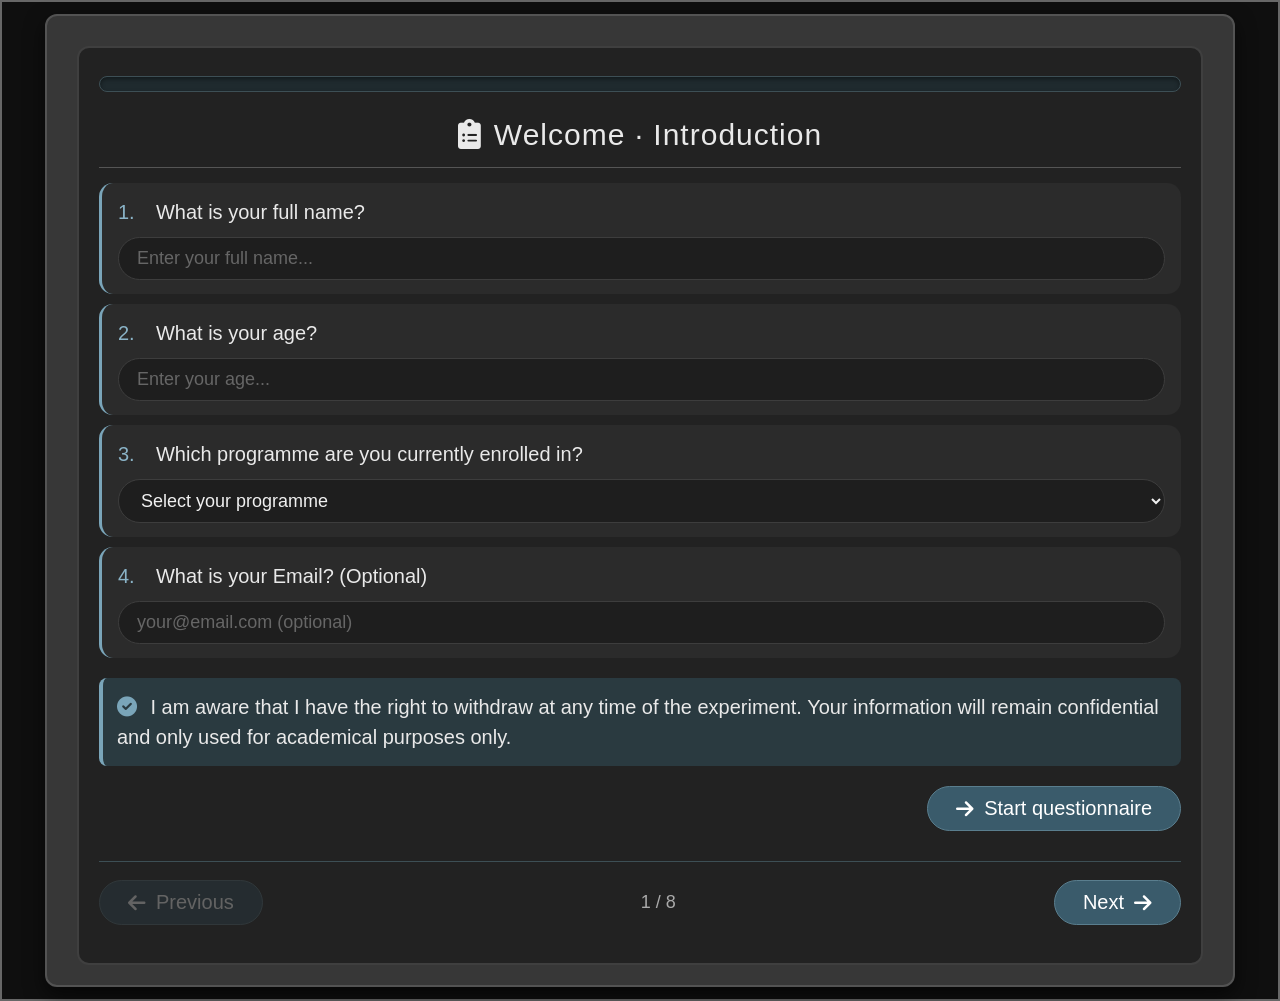
<file: Website.html>
<!DOCTYPE html>
<html lang="en">
<head>
  <meta charset="UTF-8">
  <meta name="viewport" content="width=device-width, initial-scale=1.0">
  <title>Wellbeing · 8‑page questionnaire</title>
  <!-- Font Awesome 6 (free) -->
  <link rel="stylesheet" href="https://cdnjs.cloudflare.com/ajax/libs/font-awesome/6.0.0-beta3/css/all.min.css">
  <style>
    * { box-sizing: border-box; margin: 0; padding: 0; }
    body {
      background-color: #0f0f0f;
      border: 2px solid #676767;
      display: flex;
      justify-content: center;
      padding: 12px;
      min-height: 100vh;
      font-family: 'Roboto', 'Arial', sans-serif;
    }
    #main {
      padding-top: 30px;
      border: 2px solid #535353;
      background-color: #373737;
      width: 95%;
      max-width: 1300px;
      min-height: 840px;
      display: flex;
      flex-direction: column;
      align-items: center;
      border-radius: 12px;
      box-shadow: 0 8px 20px rgba(0,0,0,0.6);
    }
    #sub-main {
      border: 2px solid #3f3f3f;
      padding: 20px 20px 30px;
      background-color: #222;
      color: #e9e9e9;
      width: 95%;
      height: auto;
      font-size: 20px;
      line-height: 1.5;
      border-radius: 12px;
      margin-bottom: 20px;
      position: relative;
    }
    #progress-container {
      width: 100%;
      background: #1f2a2e;
      border-radius: 40px;
      height: 16px;
      margin: 8px 0 20px 0;
      border: 1px solid #3d4f55;
      overflow: hidden;
      box-shadow: inset 0 2px 4px rgba(0,0,0,0.4);
    }
    #progress-bar {
      width: 0%;
      height: 100%;
      background: linear-gradient(90deg, #4e8a9e, #7ab8d0);
      border-radius: 40px;
      transition: width 0.35s ease;
      box-shadow: 0 0 12px #3a7a8a;
    }
    .page { display: none; animation: fadePage 0.25s ease; }
    .page.active { display: block; }
    @keyframes fadePage {
      0% { opacity: 0.6; transform: translateY(6px); }
      100% { opacity: 1; transform: translateY(0); }
    }
    .nav-bar {
      display: flex;
      flex-wrap: wrap;
      justify-content: space-between;
      align-items: center;
      gap: 12px 20px;
      margin-top: 30px;
      padding-top: 18px;
      border-top: 1px solid #3d4f55;
    }
    .nav-btn {
      background: #2d414a;
      border: 1px solid #4a5f68;
      color: #ddd;
      padding: 10px 28px;
      border-radius: 40px;
      font-size: 20px;
      cursor: pointer;
      transition: 0.2s;
      display: inline-flex;
      align-items: center;
      gap: 10px;
      font-family: inherit;
    }
    .nav-btn:hover:not(:disabled) {
      background: #3e5b68;
      color: white;
      border-color: #7aa5b9;
      transform: scale(1.02);
    }
    .nav-btn:disabled { opacity: 0.35; cursor: not-allowed; transform: none; }
    .nav-btn.primary { background: #3a5b6b; border-color: #5a7e8e; color: white; }
    .nav-btn.primary:hover:not(:disabled) { background: #4e7488; }
    .question-block {
      background: rgba(255,255,255,0.02);
      padding: 14px 16px;
      margin: 10px 0;
      border-radius: 14px;
      border-left: 3px solid #3a5b6b;
      transition: background 0.15s;
    }
    .question-block:hover { background: rgba(255,255,255,0.06); }
    .question-text {
      margin-bottom: 10px;
      font-weight: 300;
      display: flex;
      align-items: baseline;
      gap: 6px;
    }
    .question-text .qnum { color: #8ab3c7; font-weight: 400; min-width: 32px; }
    .rating-group {
      display: flex;
      flex-wrap: wrap;
      align-items: center;
      gap: 8px 6px;
      margin-top: 4px;
    }
    .rating-btn {
      background: #252525;
      border: 1px solid #3d3d3d;
      color: #c0c0c0;
      width: 42px;
      height: 42px;
      border-radius: 30px;
      font-size: 18px;
      font-weight: 400;
      cursor: pointer;
      transition: all 0.15s ease;
      display: inline-flex;
      align-items: center;
      justify-content: center;
      box-shadow: 0 2px 4px rgba(0,0,0,0.3);
      font-family: inherit;
    }
    .rating-btn:hover { background: #3a4f5a; border-color: #6c8c9c; color: white; transform: scale(1.05); }
    .rating-btn.selected {
      background: #3a7a8a;
      border-color: #8ab3c7;
      color: white;
      box-shadow: 0 0 0 2px #5a8a9e;
      font-weight: 500;
    }
    .rating-label {
      font-size: 14px;
      color: #aaa;
      margin: 0 4px;
      background: #1a1a1a;
      padding: 2px 10px;
      border-radius: 30px;
      border: 1px solid #3a3a3a;
      white-space: nowrap;
    }
    .rating-label-min { color: #8ab3c7; }
    .rating-label-max { color: #c7a88a; }
    .intro-input-group {
      display: flex;
      flex-direction: column;
      gap: 6px;
      margin-top: 6px;
    }
    .intro-input-group input,
    .intro-input-group select {
      background: #1e1e1e;
      border: 1px solid #3d3d3d;
      border-radius: 30px;
      padding: 10px 18px;
      font-size: 18px;
      color: #f0f0f0;
      width: 100%;
      transition: 0.2s;
      font-family: inherit;
      appearance: auto;
    }
    .intro-input-group input:focus,
    .intro-input-group select:focus {
      outline: none;
      border-color: #7aa5b9;
      box-shadow: 0 0 0 2px rgba(122, 165, 185, 0.3);
      background: #141414;
    }
    .intro-input-group input::placeholder { color: #666; }
    .intro-input-group select option { background: #1e1e1e; color: #f0f0f0; }
    #sign-up .question-block { border-left-color: #7aa5b9; background: rgba(255,255,255,0.04); }
    #summary-output {
      background: #141c1f;
      padding: 16px 22px;
      border-radius: 40px;
      font-size: 18px;
      color: #d4e4ec;
      border-left: 4px solid #7aa5b9;
      margin: 16px 0;
      display: flex;
      align-items: center;
      gap: 14px;
      flex-wrap: wrap;
    }
    #summary-output i { color: #7aa5b9; font-size: 24px; }
    .btn-secondary {
      background: #2d3d44;
      border: 1px solid #4a5f68;
      color: #ccc;
      font-size: 18px;
      padding: 8px 22px;
      border-radius: 40px;
      cursor: pointer;
      transition: 0.2s;
    }
    .btn-secondary:hover { background: #3e5660; color: white; }
    .flex-wrap { display: flex; flex-wrap: wrap; align-items: center; gap: 10px; }
    h4 {
      margin: 30px 0 15px 0;
      font-weight: 300;
      color: #bbb;
      font-size: 26px;
      border-left: 4px solid #6c8c9c;
      padding-left: 12px;
      display: flex;
      align-items: center;
      gap: 10px;
    }
    h2 {
      text-align: center;
      margin: 10px 0 15px 0;
      font-weight: 400;
      letter-spacing: 1px;
      border-bottom: 1px solid #555;
      padding-bottom: 10px;
    }
    .error-msg {
      color: #f08a8a;
      background: #3a1e1e;
      padding: 8px 16px;
      border-radius: 30px;
      font-size: 16px;
      border: 1px solid #a54a4a;
      display: inline-flex;
      align-items: center;
      gap: 10px;
      margin-top: 8px;
    }
    #server-feedback {
      background: #1f2a2e;
      padding: 12px 20px;
      border-radius: 40px;
      margin-top: 20px;
      text-align: center;
      border-left: 4px solid #7aa5b9;
      font-size: 18px;
    }
    #server-feedback i { margin-right: 10px; }
    .success { color: #8bc34a; }
    .error { color: #ef8a8a; }
    @media (max-width: 700px) {
      #sub-main { font-size: 17px; padding: 12px; }
      .rating-btn { width: 36px; height: 36px; font-size: 15px; }
      .nav-bar { flex-direction: column; align-items: stretch; }
      .nav-btn { justify-content: center; }
    }
  </style>
</head>
<body>
<div id="main">
  <div id="sub-main">

    <!-- progress bar -->
    <div id="progress-container"><div id="progress-bar" style="width:0%;"></div></div>

    <!-- ========== PAGE 0 · INTRO ========== -->
    <div id="page-intro" class="page active">
      <h2><i class="fas fa-clipboard-list" style="margin-right:12px;"></i>Welcome · Introduction</h2>
      <div id="sign-up">
        <div class="question-block">
          <div class="question-text"><span class="qnum">1.</span> What is your full name?</div>
          <div class="intro-input-group"><input type="text" id="intro-name" placeholder="Enter your full name..."></div>
        </div>
        <div class="question-block">
          <div class="question-text"><span class="qnum">2.</span> What is your age?</div>
          <div class="intro-input-group"><input type="number" id="intro-age" placeholder="Enter your age..." min="1" max="120"></div>
        </div>
        <div class="question-block">
          <div class="question-text"><span class="qnum">3.</span> Which programme are you currently enrolled in?</div>
          <div class="intro-input-group">
            <select id="intro-program">
              <option value="" disabled selected>Select your programme</option>
              <option value="A-Level">A-Level</option>
              <option value="IB">IB</option>
            </select>
          </div>
        </div>
        <div class="question-block">
          <div class="question-text"><span class="qnum">4.</span> What is your Email? (Optional)</div>
          <div class="intro-input-group"><input type="email" id="intro-email" placeholder="your@email.com (optional)"></div>
        </div>
        <p style="margin-top:20px; background:#2a3a40; border-left:4px solid #7aa5b9; padding:14px; border-radius:8px;">
          <i class="fas fa-check-circle" style="color:#7aa5b9; margin-right:8px;"></i>
          I am aware that I have the right to withdraw at any time of the experiment. Your information will remain confidential and only used for academical purposes only.
        </p>
      </div>
      <div style="margin-top:20px; text-align:right;">
        <button class="nav-btn primary" id="startBtn"><i class="fas fa-arrow-right"></i> Start questionnaire</button>
      </div>
    </div>

    <!-- ========== PAGE 1 · SLEEP ========== -->
    <div id="page-sleep" class="page">
      <h2><i class="fas fa-moon"></i> Sleep</h2>
      <div class="question-block">
        <div class="question-text"><span class="qnum">1.</span> How much sleep do you usually get?</div>
        <div class="rating-group" data-qid="1" data-min="very little" data-max="a lot"></div>
      </div>
      <div class="question-block">
        <div class="question-text"><span class="qnum">2.</span> How much difficulty do you have falling asleep at the beginning of the night?</div>
        <div class="rating-group" data-qid="2" data-min="no difficulty" data-max="extreme difficulty"></div>
      </div>
      <div class="question-block">
        <div class="question-text"><span class="qnum">3.</span> How would you rate your overall sleep quality over the past month?</div>
        <div class="rating-group" data-qid="3" data-min="very poor" data-max="excellent"></div>
      </div>
      <div class="question-block">
        <div class="question-text"><span class="qnum">4.</span> How often do you wake up in the middle of the night and struggle to get back to sleep?</div>
        <div class="rating-group" data-qid="4" data-min="never" data-max="always"></div>
      </div>
      <div class="question-block">
        <div class="question-text"><span class="qnum">5.</span> How sleepy or exhausted do you feel during the daytime hours?</div>
        <div class="rating-group" data-qid="5" data-min="not at all" data-max="extremely"></div>
      </div>
    </div>

    <!-- ========== PAGE 2 · WATER ========== -->
    <div id="page-water" class="page">
      <h2><i class="fas fa-tint"></i> Water Intake</h2>
      <div class="question-block">
        <div class="question-text"><span class="qnum">6.</span> In the past month, how often have you felt physically dehydrated…</div>
        <div class="rating-group" data-qid="6" data-min="never" data-max="very often"></div>
      </div>
      <div class="question-block">
        <div class="question-text"><span class="qnum">7.</span> In the past month, how often have you drunk around 2 litres of water daily?</div>
        <div class="rating-group" data-qid="7" data-min="rarely" data-max="always"></div>
      </div>
      <div class="question-block">
        <div class="question-text"><span class="qnum">8.</span> In the past month, how often has a lack of hydration made you feel irritable…</div>
        <div class="rating-group" data-qid="8" data-min="never" data-max="constantly"></div>
      </div>
    </div>

    <!-- ========== PAGE 3 · STRESS ========== -->
    <div id="page-stress" class="page">
      <h2><i class="fas fa-brain"></i> Stress</h2>
      <div class="question-block">
        <div class="question-text"><span class="qnum">9.</span> How often have you felt confident about your ability to handle your personal problems?</div>
        <div class="rating-group" data-qid="9" data-min="never" data-max="always"></div>
      </div>
      <div class="question-block">
        <div class="question-text"><span class="qnum">10.</span> How often have you felt that things were going your way?</div>
        <div class="rating-group" data-qid="10" data-min="never" data-max="always"></div>
      </div>
      <div class="question-block">
        <div class="question-text"><span class="qnum">11.</span> How often have you felt difficulties were piling up so high that you could not overcome them?</div>
        <div class="rating-group" data-qid="11" data-min="never" data-max="very often"></div>
      </div>
      <div class="question-block">
        <div class="question-text"><span class="qnum">12.</span> How often have you been upset because of something that happened unexpectedly?</div>
        <div class="rating-group" data-qid="12" data-min="never" data-max="very often"></div>
      </div>
      <div class="question-block">
        <div class="question-text"><span class="qnum">13.</span> How often have you felt that you were unable to control the important things in your life?</div>
        <div class="rating-group" data-qid="13" data-min="never" data-max="very often"></div>
      </div>
      <div class="question-block">
        <div class="question-text"><span class="qnum">14.</span> How often have you felt nervous and "stressed"?</div>
        <div class="rating-group" data-qid="14" data-min="never" data-max="always"></div>
      </div>
      <div class="question-block">
        <div class="question-text"><span class="qnum">15.</span> How often have you found that you could not cope with all the things that you had to do?</div>
        <div class="rating-group" data-qid="15" data-min="never" data-max="very often"></div>
      </div>
    </div>

    <!-- ========== PAGE 4 · SCREEN ========== -->
    <div id="page-screen" class="page">
      <h2><i class="fas fa-mobile-alt"></i> Screen Time</h2>
      <div class="question-block">
        <div class="question-text"><span class="qnum">16.</span> On a typical day, would you consider the total amount of time you spend looking at digital screens healthy?</div>
        <div class="rating-group" data-qid="16" data-min="not at all" data-max="very healthy"></div>
      </div>
      <div class="question-block">
        <div class="question-text"><span class="qnum">17.</span> When you are trying to read a book, study, or complete a task, how often do you feel the urge to check your screens?</div>
        <div class="rating-group" data-qid="17" data-min="never" data-max="constantly"></div>
      </div>
      <div class="question-block">
        <div class="question-text"><span class="qnum">18.</span> How frequently do you find yourself unexpectedly losing track of time while using screens for non-essential entertainment?</div>
        <div class="rating-group" data-qid="18" data-min="rarely" data-max="very often"></div>
      </div>
      <div class="question-block">
        <div class="question-text"><span class="qnum">19.</span> How dependent do you feel on your devices to feel entertained, relaxed, or mentally engaged?</div>
        <div class="rating-group" data-qid="19" data-min="not dependent" data-max="completely dependent"></div>
      </div>
      <div class="question-block">
        <div class="question-text"><span class="qnum">20.</span> To what extent do you feel that screen time interrupts your ability to be present or engage in real-life conversations?</div>
        <div class="rating-group" data-qid="20" data-min="not at all" data-max="very much"></div>
      </div>
    </div>

    <!-- ========== PAGE 5 · PHYSICAL ========== -->
    <div id="page-physical" class="page">
      <h2><i class="fas fa-running"></i> Physical Activity</h2>
      <div class="question-block">
        <div class="question-text"><span class="qnum">21.</span> How would you rate your ability to maintain a fast pace when walking or moving around for 10 minutes or more without becoming winded?</div>
        <div class="rating-group" data-qid="21" data-min="very poor" data-max="excellent"></div>
      </div>
      <div class="question-block">
        <div class="question-text"><span class="qnum">22.</span> To what extent do you feel confident and stable in your physical body when bending, lifting, or reaching?</div>
        <div class="rating-group" data-qid="22" data-min="not confident" data-max="very confident"></div>
      </div>
      <div class="question-block">
        <div class="question-text"><span class="qnum">23.</span> How much do you naturally seek out or enjoy physical activities during your day?</div>
        <div class="rating-group" data-qid="23" data-min="not at all" data-max="very much"></div>
      </div>
      <div class="question-block">
        <div class="question-text"><span class="qnum">24.</span> How would you rate your physical strength when it comes to carrying/lifting objects?</div>
        <div class="rating-group" data-qid="24" data-min="very weak" data-max="very strong"></div>
      </div>
      <div class="question-block">
        <div class="question-text"><span class="qnum">25.</span> How frequently does your daily routine require you to breathe heavily, sweat, or get your heart rate up?</div>
        <div class="rating-group" data-qid="25" data-min="rarely" data-max="very often"></div>
      </div>
    </div>

    <!-- ========== PAGE 6 · EMOTIONAL ========== -->
    <div id="page-emotional" class="page">
      <h2><i class="fas fa-smile"></i> Emotional / Mental</h2>
      <div class="question-block">
        <div class="question-text"><span class="qnum">26.</span> How much have you felt naturally interested and engaged in the things around you?</div>
        <div class="rating-group" data-qid="26" data-min="not at all" data-max="very much"></div>
      </div>
      <div class="question-block">
        <div class="question-text"><span class="qnum">27.</span> How often have you felt nervous, restless, or on edge?</div>
        <div class="rating-group" data-qid="27" data-min="never" data-max="always"></div>
      </div>
      <div class="question-block">
        <div class="question-text"><span class="qnum">28.</span> On average, how confident and comfortable do you feel in your own skin right now?</div>
        <div class="rating-group" data-qid="28" data-min="not at all" data-max="very much"></div>
      </div>
      <div class="question-block">
        <div class="question-text"><span class="qnum">29.</span> How often have you felt easily annoyed or frustrated by small things?</div>
        <div class="rating-group" data-qid="29" data-min="never" data-max="always"></div>
      </div>
      <div class="question-block">
        <div class="question-text"><span class="qnum">30.</span> How often have you felt easily annoyed or frustrated by small things? (duplicate)</div>
        <div class="rating-group" data-qid="30" data-min="never" data-max="always"></div>
      </div>
    </div>

    <!-- ========== PAGE 7 · SUMMARY ========== -->
    <div id="page-summary" class="page">
      <h2><i class="fas fa-chart-pie"></i> Summary & results</h2>
      <div id="summary-output">
        <i class="fas fa-chart-simple"></i>
        <span id="summaryText">No ratings yet. Complete all questions to see summary.</span>
      </div>
      <div style="background:#1f2a2e; border-radius:30px; padding:20px; margin-top:10px;">
        <p><i class="fas fa-info-circle" style="color:#7aa5b9;"></i> This is the final page. You can go back and adjust any rating.</p>
        <button class="btn-secondary" id="clearAllBtn" style="margin-top:12px;"><i class="fas fa-undo-alt"></i> Clear all & restart</button>
        <button class="btn-secondary" id="submitToDbBtn" style="margin-top:12px; margin-left:12px; background:#3a5b6b; border-color:#5a7e8e; color:white;">
          <i class="fas fa-database"></i> Submit to database
        </button>
        <div id="server-feedback"><i class="fas fa-circle-info"></i> Click "Submit" to store all answers.</div>
      </div>
    </div>

    <!-- ========== NAVIGATION ========== -->
    <div class="nav-bar">
      <button class="nav-btn" id="prevBtn" disabled><i class="fas fa-arrow-left"></i> Previous</button>
      <span id="pageIndicator" style="color:#aaa; font-size:18px;">1 / 8</span>
      <button class="nav-btn primary" id="nextBtn">Next <i class="fas fa-arrow-right"></i></button>
    </div>
    <div id="navError" style="text-align:center; margin-top:8px;"></div>

  </div> <!-- /sub-main -->
</div> <!-- /main -->

<script>
  (function() {
    const pageIds = [
      'page-intro',
      'page-sleep',
      'page-water',
      'page-stress',
      'page-screen',
      'page-physical',
      'page-emotional',
      'page-summary'
    ];
    const totalPages = pageIds.length;
    let currentPageIndex = 0;

    const pages = document.querySelectorAll('.page');
    const prevBtn = document.getElementById('prevBtn');
    const nextBtn = document.getElementById('nextBtn');
    const indicator = document.getElementById('pageIndicator');
    const progressBar = document.getElementById('progress-bar');
    const startBtn = document.getElementById('startBtn');
    const navError = document.getElementById('navError');
    const summarySpan = document.getElementById('summaryText');
    const clearAllBtn = document.getElementById('clearAllBtn');
    const submitBtn = document.getElementById('submitToDbBtn');
    const feedbackDiv = document.getElementById('server-feedback');

    const ratingData = {};

    // ---------- generate rating buttons with CUSTOM labels ----------
    document.querySelectorAll('.rating-group').forEach(group => {
      const qid = group.dataset.qid;
      const minLabel = group.dataset.min || 'min';
      const maxLabel = group.dataset.max || 'max';

      for (let i = 1; i <= 10; i++) {
        const btn = document.createElement('button');
        btn.className = 'rating-btn';
        btn.textContent = i;
        btn.dataset.value = i;
        btn.dataset.qid = qid;
        btn.addEventListener('click', function(e) {
          e.stopPropagation();
          const parent = this.closest('.rating-group');
          parent.querySelectorAll('.rating-btn').forEach(b => b.classList.remove('selected'));
          this.classList.add('selected');
          ratingData[qid] = parseInt(this.dataset.value, 10);
          updateSummaryText();
          updateProgress();
          clearNavError();
        });
        group.appendChild(btn);
      }

      const minSpan = document.createElement('span');
      minSpan.className = 'rating-label rating-label-min';
      minSpan.textContent = minLabel;

      const maxSpan = document.createElement('span');
      maxSpan.className = 'rating-label rating-label-max';
      maxSpan.textContent = maxLabel;

      group.prepend(minSpan);
      group.appendChild(maxSpan);
    });

    // ---------- validation ----------
    function isCurrentPageComplete() {
      const current = document.querySelector('.page.active');
      if (!current) return false;
      if (current.id === 'page-intro') {
        const name = document.getElementById('intro-name');
        const age = document.getElementById('intro-age');
        const program = document.getElementById('intro-program');
        if (!name.value.trim()) return false;
        if (!age.value || parseInt(age.value) <= 0) return false;
        if (!program.value || program.value === '') return false;
        return true;
      }
      if (current.id === 'page-summary') return true;
      const groups = current.querySelectorAll('.rating-group');
      for (let g of groups) {
        if (!g.querySelector('.rating-btn.selected')) return false;
      }
      return true;
    }

    function showNavError(msg) {
      navError.innerHTML = `<span class="error-msg"><i class="fas fa-exclamation-circle"></i> ${msg}</span>`;
    }
    function clearNavError() { navError.innerHTML = ''; }

    // ---------- summary ----------
    function updateSummaryText() {
      const entries = Object.entries(ratingData);
      if (entries.length === 0) {
        summarySpan.textContent = 'No ratings yet. Complete all questions to see summary.';
        return;
      }
      const answered = entries.length;
      const total = 30;
      const lastThree = entries.slice(-3).map(([q,v]) => `Q${q}:${v}`).join(' · ');
      summarySpan.innerHTML = `
        <span style="background:#1f2a2e; padding:2px 14px; border-radius:30px;">
          <i class="fas fa-check-circle" style="color:#7aa5b9;"></i> ${answered}/${total}
        </span>
        <span style="background:#1f2a2e; padding:2px 14px; border-radius:30px; font-size:0.9em;">
          ${lastThree || '—'}
        </span>
      `;
    }

    function updateProgress() {
      const answered = Object.keys(ratingData).length;
      const total = 30;
      const pct = Math.min(100, Math.round((answered / total) * 100));
      progressBar.style.width = pct + '%';
    }

    // ---------- clear & restart ----------
    function clearAllAndRestart() {
      document.querySelectorAll('.rating-btn').forEach(b => b.classList.remove('selected'));
      for (let key in ratingData) delete ratingData[key];
      document.getElementById('intro-name').value = '';
      document.getElementById('intro-age').value = '';
      document.getElementById('intro-program').selectedIndex = 0;
      document.getElementById('intro-email').value = '';
      updateSummaryText();
      updateProgress();
      clearNavError();
      feedbackDiv.innerHTML = `<i class="fas fa-circle-info"></i> Click "Submit" to store all answers.`;
      feedbackDiv.className = '';
      goToPage(0);
    }

    // ---------- navigation ----------
    function goToPage(index) {
      if (index < 0 || index >= totalPages) return;
      if (index > currentPageIndex) {
        if (!isCurrentPageComplete()) {
          showNavError('Please answer all questions on this page before proceeding.');
          return;
        }
      }
      clearNavError();
      pages.forEach(p => p.classList.remove('active'));
      const target = document.getElementById(pageIds[index]);
      if (target) target.classList.add('active');
      currentPageIndex = index;

      prevBtn.disabled = (index === 0);
      nextBtn.disabled = (index === totalPages - 1);
      nextBtn.innerHTML = (index === totalPages - 1) ? 'Finish <i class="fas fa-check"></i>' : 'Next <i class="fas fa-arrow-right"></i>';
      indicator.textContent = `${index+1} / ${totalPages}`;
      updateProgress();
      if (pageIds[index] === 'page-summary') updateSummaryText();
    }

    function nextPage() { if (currentPageIndex < totalPages-1) goToPage(currentPageIndex+1); }
    function prevPage() { if (currentPageIndex > 0) goToPage(currentPageIndex-1); }

    // ---------- SUBMIT TO DATABASE (TEMPLATE) ----------
    // Replace the URL with your own backend endpoint.
    // The payload contains all answers + meta data.
    function submitToDatabase() {
      // collect meta data
      const name = document.getElementById('intro-name').value.trim();
      const age = document.getElementById('intro-age').value.trim();
      const program = document.getElementById('intro-program').value;
      const email = document.getElementById('intro-email').value.trim();

      if (!name || !age || !program) {
        feedbackDiv.innerHTML = `<i class="fas fa-exclamation-triangle error"></i> Please fill in all required fields on the intro page.`;
        feedbackDiv.className = 'error';
        return;
      }

      // build payload: all ratings + meta
      const answers = { ...ratingData };
      const payload = {
        name,
        age: parseInt(age, 10),
        program,
        email: email || null,
        answers: answers
      };

      // -------- ✏️ EDIT THIS URL TO POINT TO YOUR BACKEND --------
      const YOUR_BACKEND_URL = '/submit';  // <-- change to your endpoint (e.g. 'https://your-api.com/submit')

      fetch(YOUR_BACKEND_URL, {
        method: 'POST',
        headers: { 'Content-Type': 'application/json' },
        body: JSON.stringify(payload)
      })
      .then(res => {
        if (!res.ok) throw new Error(`HTTP ${res.status}`);
        return res.json();
      })
      .then(data => {
        if (data.status === 'success') {
          feedbackDiv.innerHTML = `<i class="fas fa-check-circle success"></i> ✅ All answers stored in database! (ID: ${data.id || '—'})`;
          feedbackDiv.className = 'success';
        } else {
          feedbackDiv.innerHTML = `<i class="fas fa-exclamation-triangle error"></i> ❌ Server error: ${data.message || 'Unknown error'}`;
          feedbackDiv.className = 'error';
        }
      })
      .catch(err => {
        feedbackDiv.innerHTML = `<i class="fas fa-exclamation-triangle error"></i> ❌ Could not connect to server. Is the backend running? (${err.message})`;
        feedbackDiv.className = 'error';
      });
    }

    // ----- event listeners -----
    nextBtn.addEventListener('click', nextPage);
    prevBtn.addEventListener('click', prevPage);

    startBtn.addEventListener('click', function() {
      if (!isCurrentPageComplete()) {
        showNavError('Please fill in all required fields (Name, Age, Programme) before starting.');
        return;
      }
      goToPage(1);
    });

    clearAllBtn.addEventListener('click', clearAllAndRestart);
    submitBtn.addEventListener('click', submitToDatabase);

    document.querySelectorAll('.intro-input-group input, .intro-input-group select').forEach(el => {
      el.addEventListener('input', clearNavError);
      el.addEventListener('change', clearNavError);
    });

    document.addEventListener('keydown', function(e) {
      if (e.key === 'ArrowRight' && !e.ctrlKey && !e.metaKey && !nextBtn.disabled) nextBtn.click();
      else if (e.key === 'ArrowLeft' && !e.ctrlKey && !e.metaKey && !prevBtn.disabled) prevBtn.click();
    });

    // init
    goToPage(0);
    updateProgress();
    updateSummaryText();
  })();
</script>

<!-- 
  ============================================================
  BACKEND TEMPLATE (Flask + MySQL) – adapt to your own database
  ============================================================
  Replace the connection details and table schema with your own.
  
  Requirements: pip install flask flask-cors mysql-connector-python
  
  Example table (adjust to your schema):
  CREATE TABLE responses (
      id INT AUTO_INCREMENT PRIMARY KEY,
      name VARCHAR(100),
      age INT,
      program VARCHAR(50),
      email VARCHAR(100),
      answers JSON,
      submitted_at TIMESTAMP DEFAULT CURRENT_TIMESTAMP
  );
  
  Run: python server.py
  The frontend will POST to /submit (change URL in submitToDatabase()).
-->

</body>
</html>
</file>
